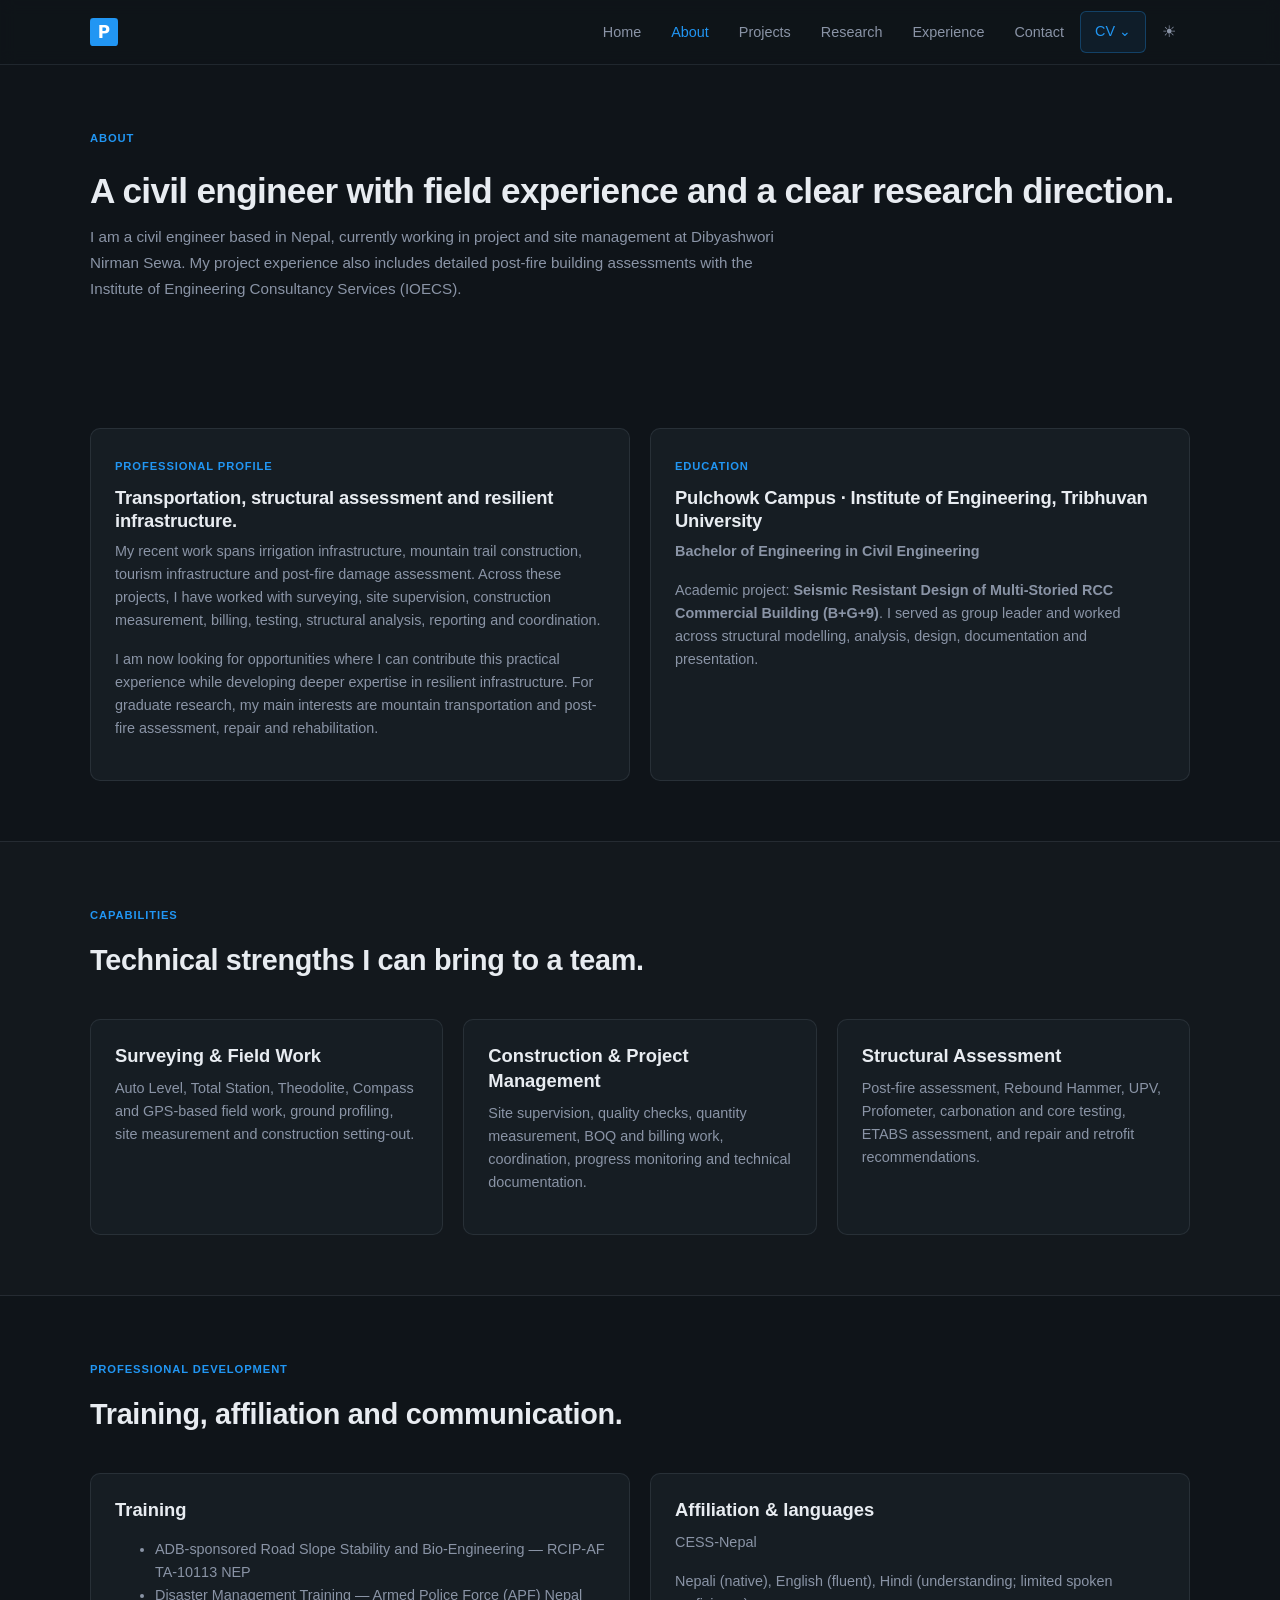
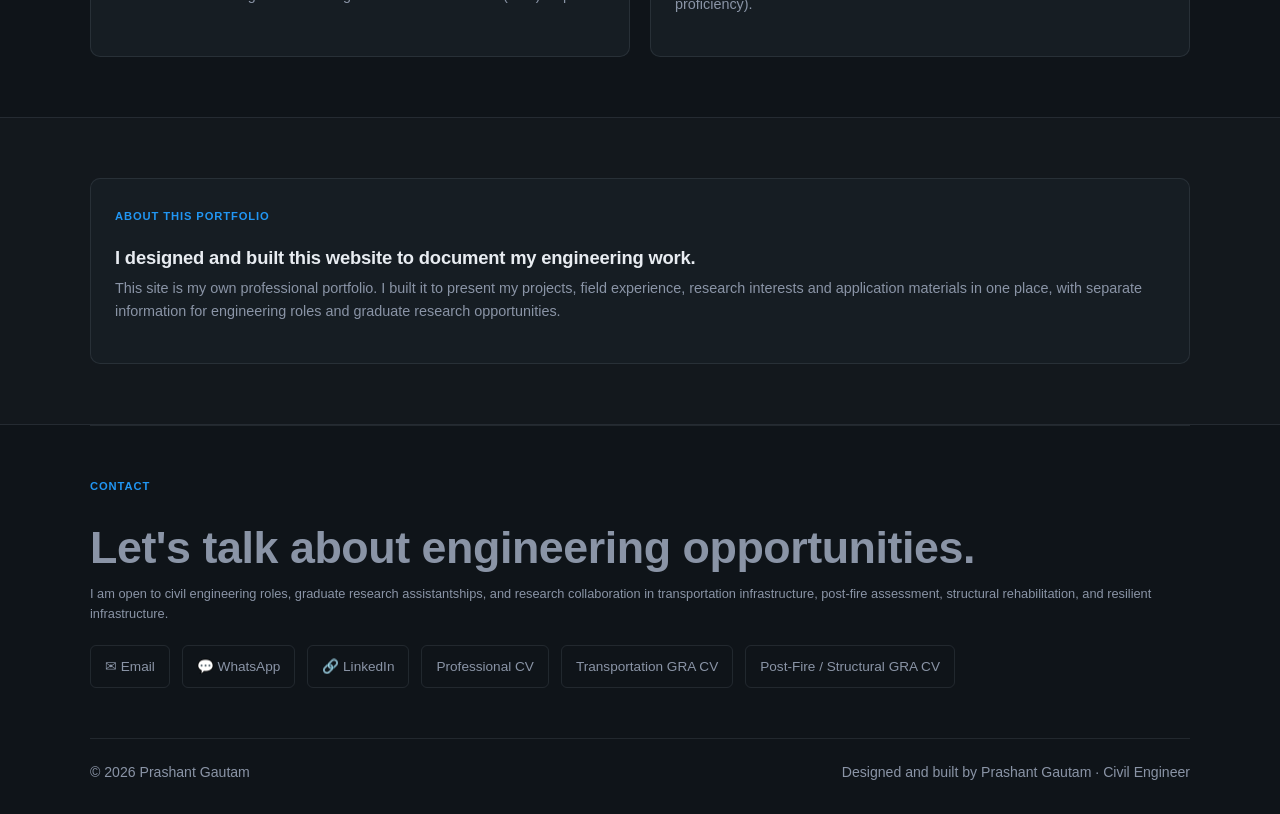
<file: about.html>
<!DOCTYPE html>
<!DOCTYPE html>

<!DOCTYPE html>

<html lang="en"><head><meta charset="utf-8"/>
<meta content="width=device-width,initial-scale=1" name="viewport"/>
<title>About | Prashant Gautam</title><meta content="About Prashant Gautam, a civil engineer based in Nepal with field and project experience in transportation, infrastructure construction and post-fire structural assessment." name="description"/>
<link href="assets/site.css" rel="stylesheet"/><link href="https://prashant-gautam.com.np/about.html" rel="canonical"/><meta content="website" property="og:type"/><meta content="About | Prashant Gautam" property="og:title"/><meta content="About Prashant Gautam, a civil engineer based in Nepal with field and project experience in transportation, infrastructure construction and post-fire structural assessment." property="og:description"/><meta content="https://prashant-gautam.com.np/about.html" property="og:url"/><meta content="https://prashant-gautam.com.np/assets/images/profile/profile.jpg" property="og:image"/><meta content="#07110f" name="theme-color"/><link href="../assets/favicon.svg" rel="icon" type="image/svg+xml"/></head><body><a class="skip-link" href="#main-content">Skip to content</a>
<nav aria-label="Primary navigation" class="nav">
<div class="container nav-inner">
<a aria-label="Prashant Gautam — Home" class="logo" href="index.html"><img src="assets/favicon.svg" alt="P" width="28" height="28"/></a>
<button aria-controls="site-navigation" aria-expanded="false" aria-label="Open navigation" class="menu" type="button">☰</button>
<ul class="nav-links" id="site-navigation">
<li><a class="" href="index.html">Home</a></li>
<li><a class="active" href="about.html">About</a></li>
<li><a class="" href="projects.html">Projects</a></li>
<li><a class="" href="research.html">Research</a></li>
<li><a class="" href="experience.html">Experience</a></li>
<li><a class="" href="index.html#contact">Contact</a></li>
<li class="cv-menu">
<button aria-expanded="false" class="nav-cta cv-trigger" type="button">CV <span aria-hidden="true">⌄</span></button>
<div class="cv-pop" role="menu">
<a href="assets/cv/professional-cv.pdf" rel="noopener" role="menuitem" target="_blank">Professional CV<small>For civil engineering roles and general applications</small></a>
<a href="assets/cv/transportation-gra-cv.pdf" rel="noopener" role="menuitem" target="_blank">Transportation GRA CV<small>For transportation and resilient infrastructure research</small></a>
<a href="assets/cv/post-fire-gra-cv.pdf" rel="noopener" role="menuitem" target="_blank">Post-Fire / Structural GRA CV<small>For post-fire, repair and structural resilience research</small></a>
</div>
</li>
<li><button aria-label="Switch to light or dark theme" class="theme-toggle" type="button">☀</button></li>
</ul>
</div>
</nav>
<main id="main-content"><section class="page-hero"><div class="container"><span class="eyebrow">About</span><h1>A civil engineer with field experience and a clear research direction.</h1><p>I am a civil engineer based in Nepal, currently working in project and site management at Dibyashwori Nirman Sewa. My project experience also includes detailed post-fire building assessments with the Institute of Engineering Consultancy Services (IOECS).</p></div></section>
<section class="section"><div class="container grid">
<div class="card"><span class="tag">Professional profile</span><h2>Transportation, structural assessment and resilient infrastructure.</h2><p>My recent work spans irrigation infrastructure, mountain trail construction, tourism infrastructure and post-fire damage assessment. Across these projects, I have worked with surveying, site supervision, construction measurement, billing, testing, structural analysis, reporting and coordination.</p><p>I am now looking for opportunities where I can contribute this practical experience while developing deeper expertise in resilient infrastructure. For graduate research, my main interests are mountain transportation and post-fire assessment, repair and rehabilitation.</p></div>
<div class="card"><span class="tag">Education</span><h2>Pulchowk Campus · Institute of Engineering, Tribhuvan University</h2><p><strong>Bachelor of Engineering in Civil Engineering</strong></p><p>Academic project: <strong>Seismic Resistant Design of Multi-Storied RCC Commercial Building (B+G+9)</strong>. I served as group leader and worked across structural modelling, analysis, design, documentation and presentation.</p></div>
</div></section>
<section class="section alt"><div class="container"><div class="section-head"><div><span class="tag">Capabilities</span><h2>Technical strengths I can bring to a team.</h2></div></div>
<div class="grid three">
<div class="card"><h3>Surveying &amp; Field Work</h3><p>Auto Level, Total Station, Theodolite, Compass and GPS-based field work, ground profiling, site measurement and construction setting-out.</p></div>
<div class="card"><h3>Construction &amp; Project Management</h3><p>Site supervision, quality checks, quantity measurement, BOQ and billing work, coordination, progress monitoring and technical documentation.</p></div>
<div class="card"><h3>Structural Assessment</h3><p>Post-fire assessment, Rebound Hammer, UPV, Profometer, carbonation and core testing, ETABS assessment, and repair and retrofit recommendations.</p></div>
</div></div></section>
<section class="section"><div class="container"><div class="section-head"><div><span class="tag">Professional development</span><h2>Training, affiliation and communication.</h2></div></div>
<div class="grid">
<div class="card"><h3>Training</h3><ul><li>ADB-sponsored Road Slope Stability and Bio-Engineering — RCIP-AF TA-10113 NEP</li><li>Disaster Management Training — Armed Police Force (APF) Nepal</li></ul></div>
<div class="card"><h3>Affiliation &amp; languages</h3><p>CESS-Nepal</p><p>Nepali (native), English (fluent), Hindi (understanding; limited spoken proficiency).</p></div>
</div></div></section>
<section class="section alt"><div class="container"><div class="card site-note"><span class="tag">About this portfolio</span><h2>I designed and built this website to document my engineering work.</h2><p>This site is my own professional portfolio. I built it to present my projects, field experience, research interests and application materials in one place, with separate information for engineering roles and graduate research opportunities.</p></div></div></section></main>
<footer class="container footer" id="contact">
<div class="contact">
<span class="tag">Contact</span>
<h2>Let's talk about engineering opportunities.</h2>
<p>I am open to civil engineering roles, graduate research assistantships, and research collaboration in transportation infrastructure, post-fire assessment, structural rehabilitation, and resilient infrastructure.</p>
<div class="contact-links">
<a href="mailto:077bce104.prashant@pcampus.edu.np">✉ Email</a>
<a href="https://wa.me/9779865442326?text=Hello%20Prashant" rel="noopener" target="_blank">💬 WhatsApp</a>
<a href="https://www.linkedin.com/in/gtm-prashant/" rel="me noopener" target="_blank">🔗 LinkedIn</a>
<a href="assets/cv/professional-cv.pdf" rel="noopener" target="_blank">Professional CV</a>
<a href="assets/cv/transportation-gra-cv.pdf" rel="noopener" target="_blank">Transportation GRA CV</a>
<a href="assets/cv/post-fire-gra-cv.pdf" rel="noopener" target="_blank">Post-Fire / Structural GRA CV</a>
</div>
</div>
<div class="footer-bottom"><span>© 2026 Prashant Gautam</span><span>Designed and built by Prashant Gautam · Civil Engineer</span></div>
</footer>
<script src="assets/site.js"></script></body></html>
</file>
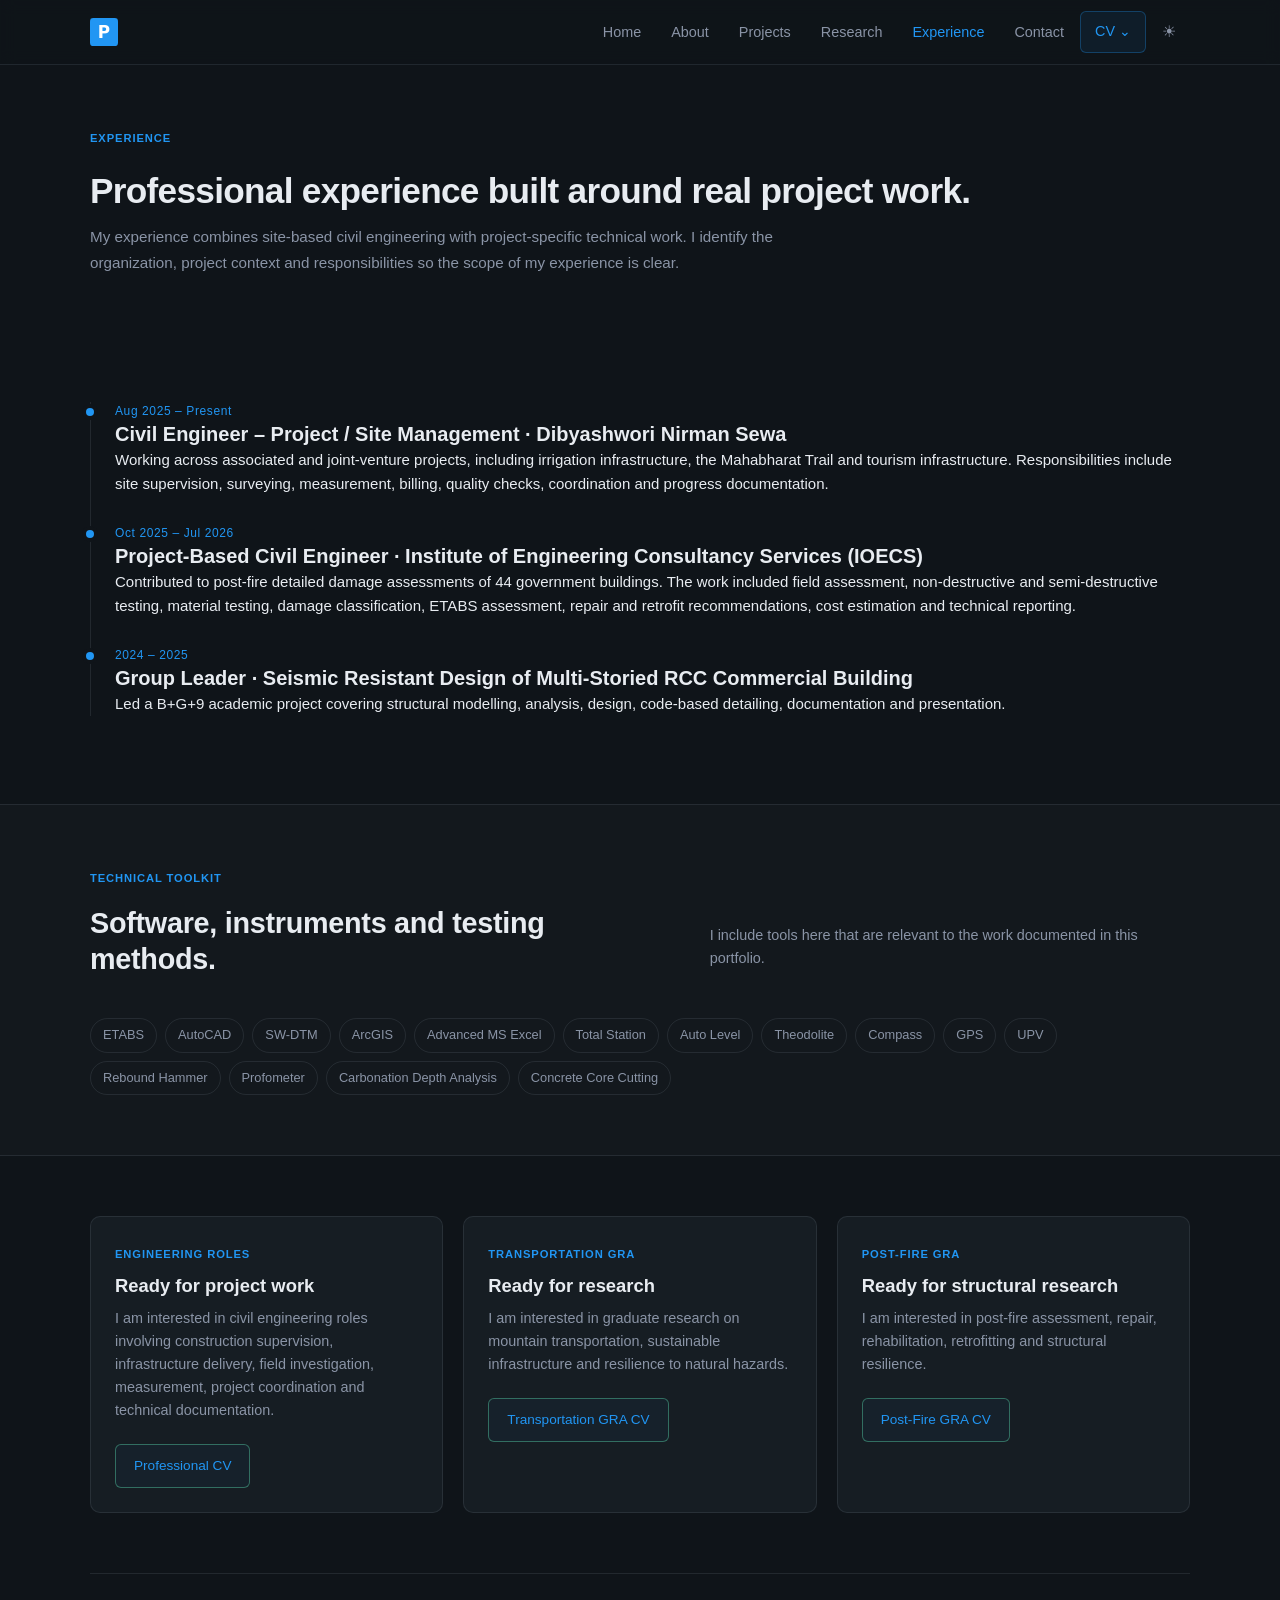
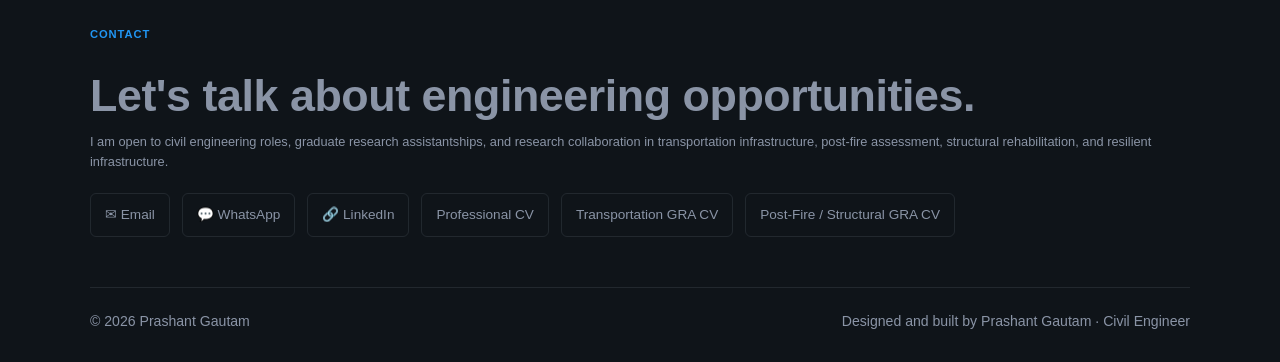
<file: experience.html>
<!DOCTYPE html>
<!DOCTYPE html>

<!DOCTYPE html>

<html lang="en"><head><meta charset="utf-8"/>
<meta content="width=device-width,initial-scale=1" name="viewport"/>
<title>Experience | Prashant Gautam</title><meta content="Professional and project-based civil engineering experience, technical responsibilities and field tools used by Prashant Gautam." name="description"/>
<link href="assets/site.css" rel="stylesheet"/><link href="https://prashant-gautam.com.np/experience.html" rel="canonical"/><meta content="website" property="og:type"/><meta content="Experience | Prashant Gautam" property="og:title"/><meta content="Professional and project-based civil engineering experience, technical responsibilities and field tools used by Prashant Gautam." property="og:description"/><meta content="https://prashant-gautam.com.np/experience.html" property="og:url"/><meta content="https://prashant-gautam.com.np/assets/images/profile/profile.jpg" property="og:image"/><meta content="#07110f" name="theme-color"/><link href="../assets/favicon.svg" rel="icon" type="image/svg+xml"/></head><body><a class="skip-link" href="#main-content">Skip to content</a>
<nav aria-label="Primary navigation" class="nav">
<div class="container nav-inner">
<a aria-label="Prashant Gautam — Home" class="logo" href="index.html"><img src="assets/favicon.svg" alt="P" width="28" height="28"/></a>
<button aria-controls="site-navigation" aria-expanded="false" aria-label="Open navigation" class="menu" type="button">☰</button>
<ul class="nav-links" id="site-navigation">
<li><a class="" href="index.html">Home</a></li>
<li><a class="" href="about.html">About</a></li>
<li><a class="" href="projects.html">Projects</a></li>
<li><a class="" href="research.html">Research</a></li>
<li><a class="active" href="experience.html">Experience</a></li>
<li><a class="" href="index.html#contact">Contact</a></li>
<li class="cv-menu">
<button aria-expanded="false" class="nav-cta cv-trigger" type="button">CV <span aria-hidden="true">⌄</span></button>
<div class="cv-pop" role="menu">
<a href="assets/cv/professional-cv.pdf" rel="noopener" role="menuitem" target="_blank">Professional CV<small>For civil engineering roles and general applications</small></a>
<a href="assets/cv/transportation-gra-cv.pdf" rel="noopener" role="menuitem" target="_blank">Transportation GRA CV<small>For transportation and resilient infrastructure research</small></a>
<a href="assets/cv/post-fire-gra-cv.pdf" rel="noopener" role="menuitem" target="_blank">Post-Fire / Structural GRA CV<small>For post-fire, repair and structural resilience research</small></a>
</div>
</li>
<li><button aria-label="Switch to light or dark theme" class="theme-toggle" type="button">☀</button></li>
</ul>
</div>
</nav>
<main id="main-content"><section class="page-hero"><div class="container"><span class="eyebrow">Experience</span><h1>Professional experience built around real project work.</h1><p>My experience combines site-based civil engineering with project-specific technical work. I identify the organization, project context and responsibilities so the scope of my experience is clear.</p></div></section>
<section class="section"><div class="container timeline">
<div class="timeline-item"><div class="meta">Aug 2025 – Present</div><h3>Civil Engineer – Project / Site Management · Dibyashwori Nirman Sewa</h3><p>Working across associated and joint-venture projects, including irrigation infrastructure, the Mahabharat Trail and tourism infrastructure. Responsibilities include site supervision, surveying, measurement, billing, quality checks, coordination and progress documentation.</p></div>
<div class="timeline-item"><div class="meta">Oct 2025 – Jul 2026</div><h3>Project-Based Civil Engineer · Institute of Engineering Consultancy Services (IOECS)</h3><p>Contributed to post-fire detailed damage assessments of 44 government buildings. The work included field assessment, non-destructive and semi-destructive testing, material testing, damage classification, ETABS assessment, repair and retrofit recommendations, cost estimation and technical reporting.</p></div>
<div class="timeline-item"><div class="meta">2024 – 2025</div><h3>Group Leader · Seismic Resistant Design of Multi-Storied RCC Commercial Building</h3><p>Led a B+G+9 academic project covering structural modelling, analysis, design, code-based detailing, documentation and presentation.</p></div>
</div></section>
<section class="section alt"><div class="container"><div class="section-head"><div><span class="tag">Technical toolkit</span><h2>Software, instruments and testing methods.</h2></div><p>I include tools here that are relevant to the work documented in this portfolio.</p></div>
<div class="skills"><span class="skill">ETABS</span><span class="skill">AutoCAD</span><span class="skill">SW-DTM</span><span class="skill">ArcGIS</span><span class="skill">Advanced MS Excel</span><span class="skill">Total Station</span><span class="skill">Auto Level</span><span class="skill">Theodolite</span><span class="skill">Compass</span><span class="skill">GPS</span><span class="skill">UPV</span><span class="skill">Rebound Hammer</span><span class="skill">Profometer</span><span class="skill">Carbonation Depth Analysis</span><span class="skill">Concrete Core Cutting</span></div></div></section>
<section class="section"><div class="container"><div class="grid three"><div class="card"><span class="tag">Engineering roles</span><h3>Ready for project work</h3><p>I am interested in civil engineering roles involving construction supervision, infrastructure delivery, field investigation, measurement, project coordination and technical documentation.</p><a class="btn btn-outline" href="assets/cv/professional-cv.pdf" rel="noopener" target="_blank">Professional CV</a></div><div class="card"><span class="tag">Transportation GRA</span><h3>Ready for research</h3><p>I am interested in graduate research on mountain transportation, sustainable infrastructure and resilience to natural hazards.</p><a class="btn btn-outline" href="assets/cv/transportation-gra-cv.pdf" rel="noopener" target="_blank">Transportation GRA CV</a></div><div class="card"><span class="tag">Post-Fire GRA</span><h3>Ready for structural research</h3><p>I am interested in post-fire assessment, repair, rehabilitation, retrofitting and structural resilience.</p><a class="btn btn-outline" href="assets/cv/post-fire-gra-cv.pdf" rel="noopener" target="_blank">Post-Fire GRA CV</a></div></div></div></section></main>
<footer class="container footer" id="contact">
<div class="contact">
<span class="tag">Contact</span>
<h2>Let's talk about engineering opportunities.</h2>
<p>I am open to civil engineering roles, graduate research assistantships, and research collaboration in transportation infrastructure, post-fire assessment, structural rehabilitation, and resilient infrastructure.</p>
<div class="contact-links">
<a href="mailto:077bce104.prashant@pcampus.edu.np">✉ Email</a>
<a href="https://wa.me/9779865442326?text=Hello%20Prashant" rel="noopener" target="_blank">💬 WhatsApp</a>
<a href="https://www.linkedin.com/in/gtm-prashant/" rel="me noopener" target="_blank">🔗 LinkedIn</a>
<a href="assets/cv/professional-cv.pdf" rel="noopener" target="_blank">Professional CV</a>
<a href="assets/cv/transportation-gra-cv.pdf" rel="noopener" target="_blank">Transportation GRA CV</a>
<a href="assets/cv/post-fire-gra-cv.pdf" rel="noopener" target="_blank">Post-Fire / Structural GRA CV</a>
</div>
</div>
<div class="footer-bottom"><span>© 2026 Prashant Gautam</span><span>Designed and built by Prashant Gautam · Civil Engineer</span></div>
</footer>
<script src="assets/site.js"></script></body></html>
</file>
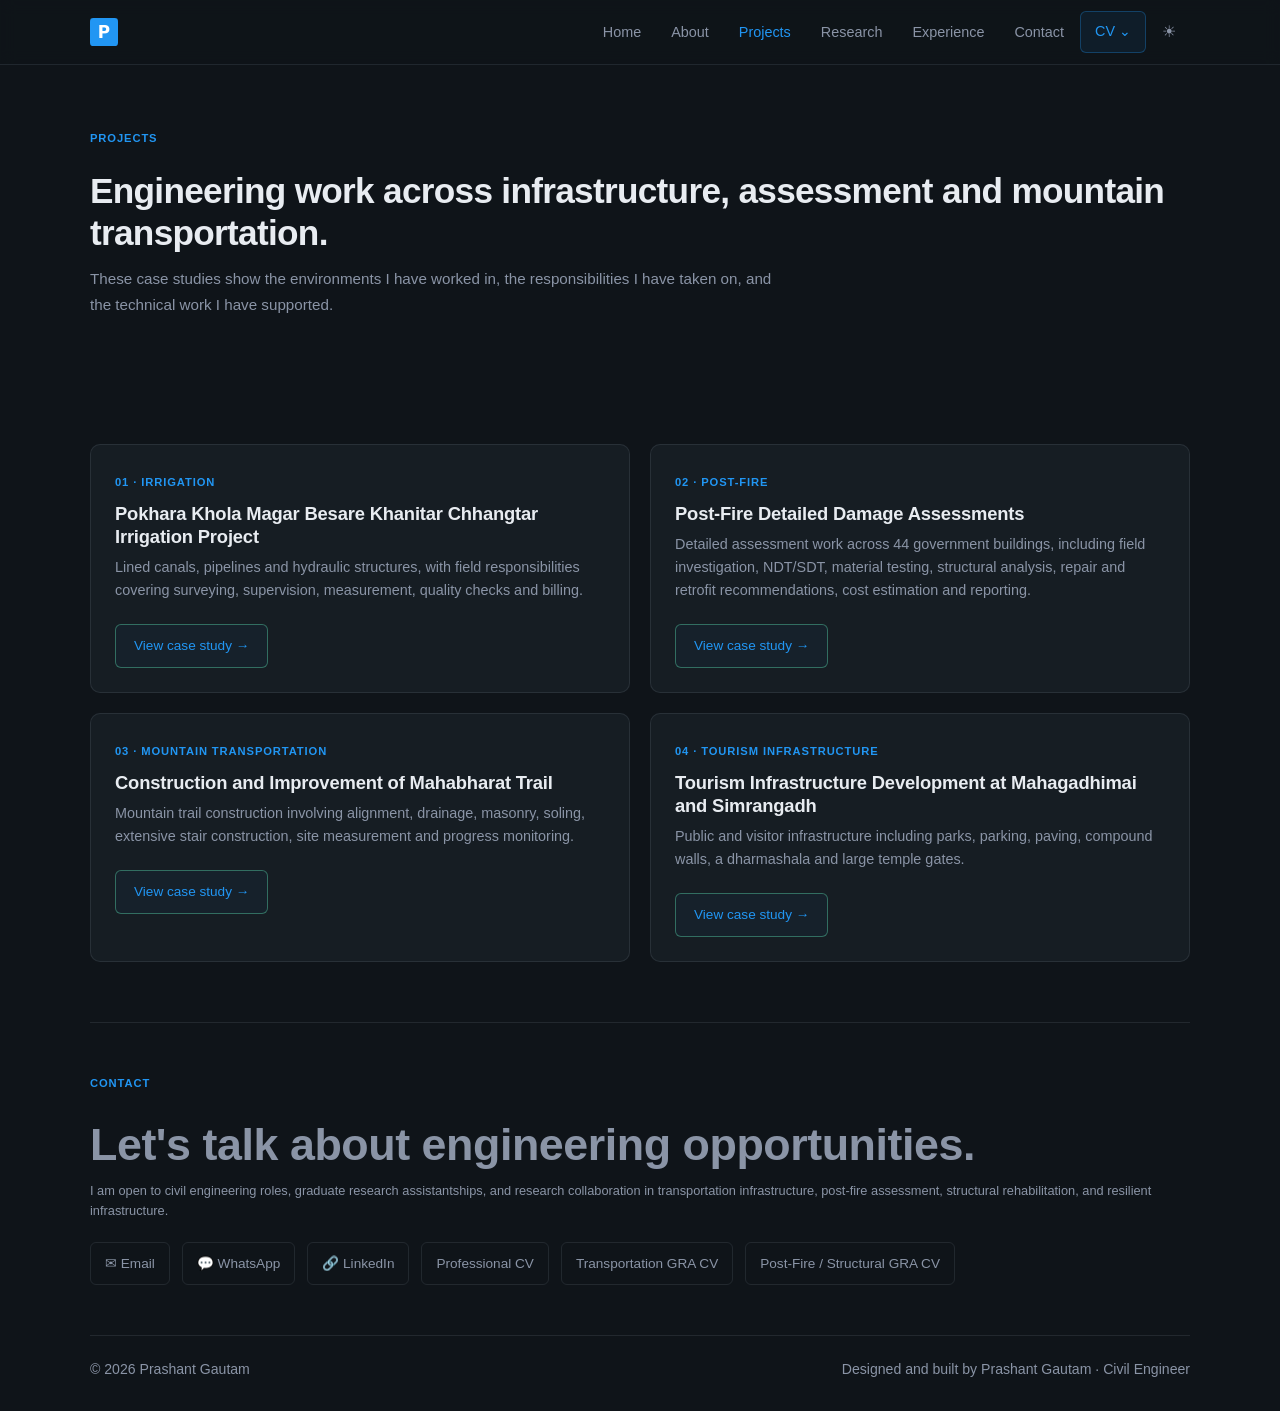
<file: projects.html>
<!DOCTYPE html>
<!DOCTYPE html>

<!DOCTYPE html>

<html lang="en"><head><meta charset="utf-8"/>
<meta content="width=device-width,initial-scale=1" name="viewport"/>
<title>Projects | Prashant Gautam</title><meta content="Selected civil engineering projects by Prashant Gautam across irrigation, post-fire assessment, mountain transportation and tourism infrastructure." name="description"/>
<link href="assets/site.css" rel="stylesheet"/><link href="https://prashant-gautam.com.np/projects.html" rel="canonical"/><meta content="website" property="og:type"/><meta content="Projects | Prashant Gautam" property="og:title"/><meta content="Selected civil engineering projects by Prashant Gautam across irrigation, post-fire assessment, mountain transportation and tourism infrastructure." property="og:description"/><meta content="https://prashant-gautam.com.np/projects.html" property="og:url"/><meta content="https://prashant-gautam.com.np/assets/images/profile/profile.jpg" property="og:image"/><meta content="#07110f" name="theme-color"/><link href="../assets/favicon.svg" rel="icon" type="image/svg+xml"/></head><body><a class="skip-link" href="#main-content">Skip to content</a>
<nav aria-label="Primary navigation" class="nav">
<div class="container nav-inner">
<a aria-label="Prashant Gautam — Home" class="logo" href="index.html"><img src="assets/favicon.svg" alt="P" width="28" height="28"/></a>
<button aria-controls="site-navigation" aria-expanded="false" aria-label="Open navigation" class="menu" type="button">☰</button>
<ul class="nav-links" id="site-navigation">
<li><a class="" href="index.html">Home</a></li>
<li><a class="" href="about.html">About</a></li>
<li><a class="active" href="projects.html">Projects</a></li>
<li><a class="" href="research.html">Research</a></li>
<li><a class="" href="experience.html">Experience</a></li>
<li><a class="" href="index.html#contact">Contact</a></li>
<li class="cv-menu">
<button aria-expanded="false" class="nav-cta cv-trigger" type="button">CV <span aria-hidden="true">⌄</span></button>
<div class="cv-pop" role="menu">
<a href="assets/cv/professional-cv.pdf" rel="noopener" role="menuitem" target="_blank">Professional CV<small>For civil engineering roles and general applications</small></a>
<a href="assets/cv/transportation-gra-cv.pdf" rel="noopener" role="menuitem" target="_blank">Transportation GRA CV<small>For transportation and resilient infrastructure research</small></a>
<a href="assets/cv/post-fire-gra-cv.pdf" rel="noopener" role="menuitem" target="_blank">Post-Fire / Structural GRA CV<small>For post-fire, repair and structural resilience research</small></a>
</div>
</li>
<li><button aria-label="Switch to light or dark theme" class="theme-toggle" type="button">☀</button></li>
</ul>
</div>
</nav>
<main id="main-content"><section class="page-hero"><div class="container"><span class="eyebrow">Projects</span><h1>Engineering work across infrastructure, assessment and mountain transportation.</h1><p>These case studies show the environments I have worked in, the responsibilities I have taken on, and the technical work I have supported.</p></div></section>
<section class="section"><div class="container grid">
<article class="card"><span class="tag">01 · Irrigation</span><h2>Pokhara Khola Magar Besare Khanitar Chhangtar Irrigation Project</h2><p>Lined canals, pipelines and hydraulic structures, with field responsibilities covering surveying, supervision, measurement, quality checks and billing.</p><a class="btn btn-outline" href="projects/irrigation.html">View case study →</a></article>
<article class="card"><span class="tag">02 · Post-Fire</span><h2>Post-Fire Detailed Damage Assessments</h2><p>Detailed assessment work across 44 government buildings, including field investigation, NDT/SDT, material testing, structural analysis, repair and retrofit recommendations, cost estimation and reporting.</p><a class="btn btn-outline" href="projects/post-fire.html">View case study →</a></article>
<article class="card"><span class="tag">03 · Mountain Transportation</span><h2>Construction and Improvement of Mahabharat Trail</h2><p>Mountain trail construction involving alignment, drainage, masonry, soling, extensive stair construction, site measurement and progress monitoring.</p><a class="btn btn-outline" href="projects/mahabharat-trail.html">View case study →</a></article>
<article class="card"><span class="tag">04 · Tourism Infrastructure</span><h2>Tourism Infrastructure Development at Mahagadhimai and Simrangadh</h2><p>Public and visitor infrastructure including parks, parking, paving, compound walls, a dharmashala and large temple gates.</p><a class="btn btn-outline" href="projects/tourism.html">View case study →</a></article>
</div></section></main>
<footer class="container footer" id="contact">
<div class="contact">
<span class="tag">Contact</span>
<h2>Let's talk about engineering opportunities.</h2>
<p>I am open to civil engineering roles, graduate research assistantships, and research collaboration in transportation infrastructure, post-fire assessment, structural rehabilitation, and resilient infrastructure.</p>
<div class="contact-links">
<a href="mailto:077bce104.prashant@pcampus.edu.np">✉ Email</a>
<a href="https://wa.me/9779865442326?text=Hello%20Prashant" rel="noopener" target="_blank">💬 WhatsApp</a>
<a href="https://www.linkedin.com/in/gtm-prashant/" rel="me noopener" target="_blank">🔗 LinkedIn</a>
<a href="assets/cv/professional-cv.pdf" rel="noopener" target="_blank">Professional CV</a>
<a href="assets/cv/transportation-gra-cv.pdf" rel="noopener" target="_blank">Transportation GRA CV</a>
<a href="assets/cv/post-fire-gra-cv.pdf" rel="noopener" target="_blank">Post-Fire / Structural GRA CV</a>
</div>
</div>
<div class="footer-bottom"><span>© 2026 Prashant Gautam</span><span>Designed and built by Prashant Gautam · Civil Engineer</span></div>
</footer>
<script src="assets/site.js"></script></body></html>
</file>
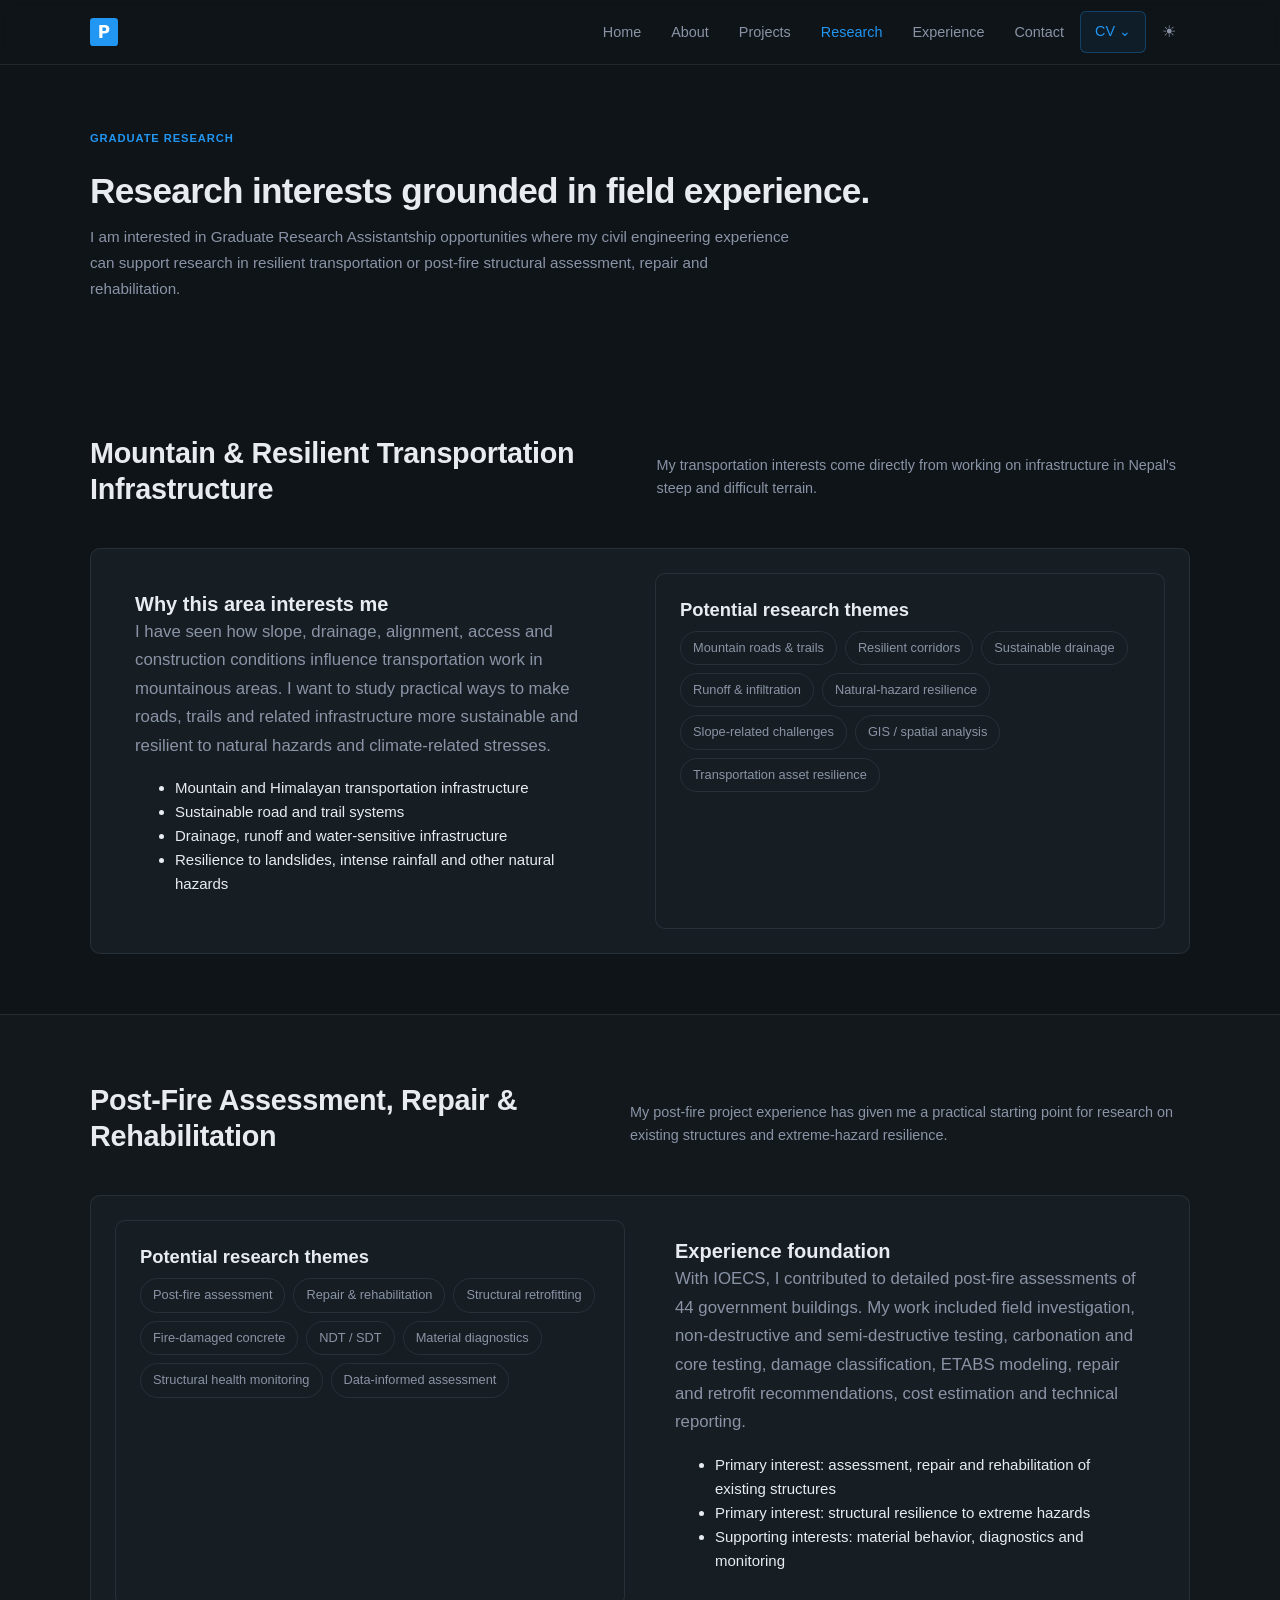
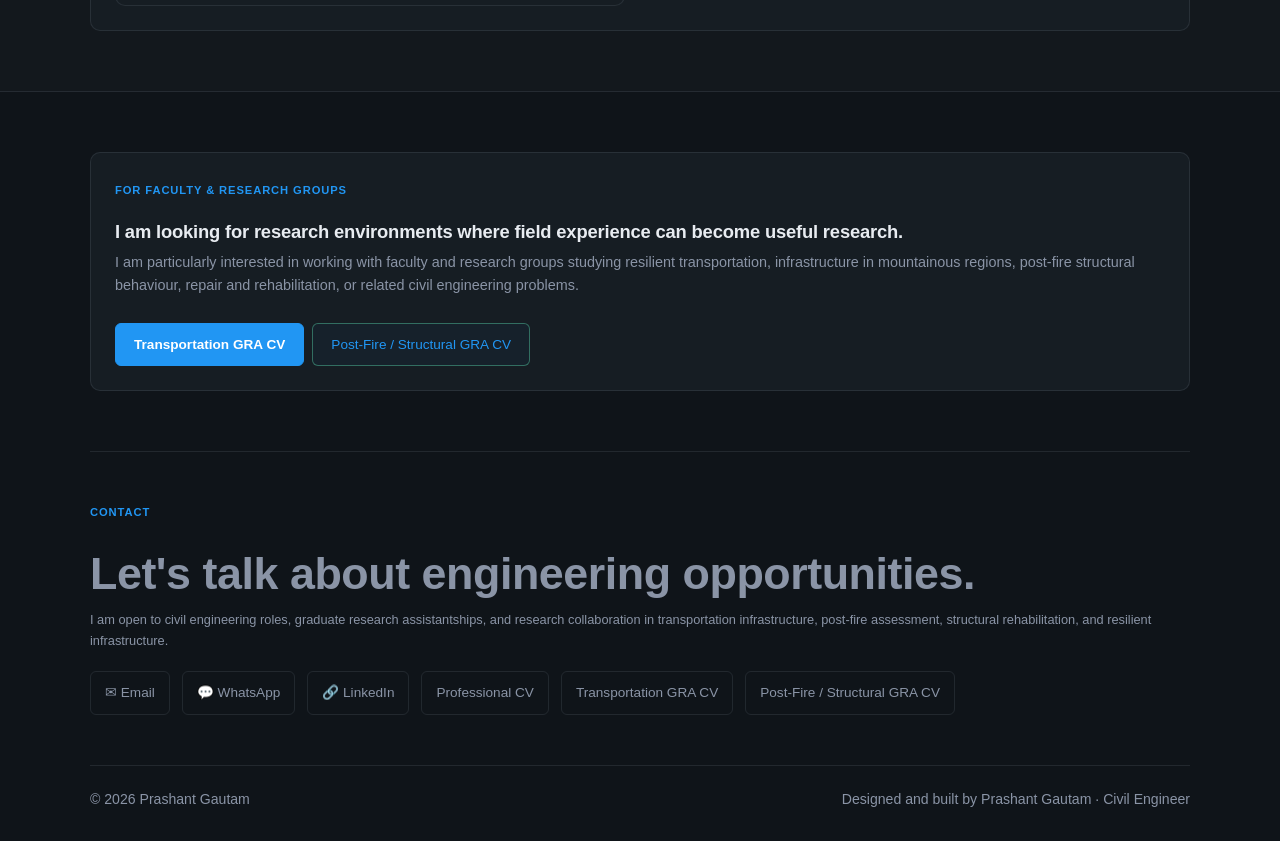
<file: research.html>
<!DOCTYPE html>
<!DOCTYPE html>

<!DOCTYPE html>

<html lang="en"><head><meta charset="utf-8"/>
<meta content="width=device-width,initial-scale=1" name="viewport"/>
<title>Research Interests | Prashant Gautam</title><meta content="Graduate research interests in resilient mountain transportation and post-fire structural assessment, repair and rehabilitation." name="description"/>
<link href="assets/site.css" rel="stylesheet"/><link href="https://prashant-gautam.com.np/research.html" rel="canonical"/><meta content="website" property="og:type"/><meta content="Research Interests | Prashant Gautam" property="og:title"/><meta content="Graduate research interests in resilient mountain transportation and post-fire structural assessment, repair and rehabilitation." property="og:description"/><meta content="https://prashant-gautam.com.np/research.html" property="og:url"/><meta content="https://prashant-gautam.com.np/assets/images/profile/profile.jpg" property="og:image"/><meta content="#07110f" name="theme-color"/><link href="../assets/favicon.svg" rel="icon" type="image/svg+xml"/></head><body><a class="skip-link" href="#main-content">Skip to content</a>
<nav aria-label="Primary navigation" class="nav">
<div class="container nav-inner">
<a aria-label="Prashant Gautam — Home" class="logo" href="index.html"><img src="assets/favicon.svg" alt="P" width="28" height="28"/></a>
<button aria-controls="site-navigation" aria-expanded="false" aria-label="Open navigation" class="menu" type="button">☰</button>
<ul class="nav-links" id="site-navigation">
<li><a class="" href="index.html">Home</a></li>
<li><a class="" href="about.html">About</a></li>
<li><a class="" href="projects.html">Projects</a></li>
<li><a class="active" href="research.html">Research</a></li>
<li><a class="" href="experience.html">Experience</a></li>
<li><a class="" href="index.html#contact">Contact</a></li>
<li class="cv-menu">
<button aria-expanded="false" class="nav-cta cv-trigger" type="button">CV <span aria-hidden="true">⌄</span></button>
<div class="cv-pop" role="menu">
<a href="assets/cv/professional-cv.pdf" rel="noopener" role="menuitem" target="_blank">Professional CV<small>For civil engineering roles and general applications</small></a>
<a href="assets/cv/transportation-gra-cv.pdf" rel="noopener" role="menuitem" target="_blank">Transportation GRA CV<small>For transportation and resilient infrastructure research</small></a>
<a href="assets/cv/post-fire-gra-cv.pdf" rel="noopener" role="menuitem" target="_blank">Post-Fire / Structural GRA CV<small>For post-fire, repair and structural resilience research</small></a>
</div>
</li>
<li><button aria-label="Switch to light or dark theme" class="theme-toggle" type="button">☀</button></li>
</ul>
</div>
</nav>
<main id="main-content"><section class="page-hero"><div class="container"><span class="eyebrow">Graduate Research</span><h1>Research interests grounded in field experience.</h1><p>I am interested in Graduate Research Assistantship opportunities where my civil engineering experience can support research in resilient transportation or post-fire structural assessment, repair and rehabilitation.</p></div></section>
<section class="section" id="transportation"><div class="container"><div class="section-head"><div><h2>Mountain &amp; Resilient Transportation Infrastructure</h2></div><p>My transportation interests come directly from working on infrastructure in Nepal's steep and difficult terrain.</p></div>
<div class="feature"><div class="feature-copy"><h3>Why this area interests me</h3><p>I have seen how slope, drainage, alignment, access and construction conditions influence transportation work in mountainous areas. I want to study practical ways to make roads, trails and related infrastructure more sustainable and resilient to natural hazards and climate-related stresses.</p><ul><li>Mountain and Himalayan transportation infrastructure</li><li>Sustainable road and trail systems</li><li>Drainage, runoff and water-sensitive infrastructure</li><li>Resilience to landslides, intense rainfall and other natural hazards</li></ul></div><div class="card"><h3>Potential research themes</h3><div class="skills"><span class="skill">Mountain roads &amp; trails</span><span class="skill">Resilient corridors</span><span class="skill">Sustainable drainage</span><span class="skill">Runoff &amp; infiltration</span><span class="skill">Natural-hazard resilience</span><span class="skill">Slope-related challenges</span><span class="skill">GIS / spatial analysis</span><span class="skill">Transportation asset resilience</span></div></div></div></div></section>
<section class="section alt" id="postfire"><div class="container"><div class="section-head"><div><h2>Post-Fire Assessment, Repair &amp; Rehabilitation</h2></div><p>My post-fire project experience has given me a practical starting point for research on existing structures and extreme-hazard resilience.</p></div>
<div class="feature"><div class="card"><h3>Potential research themes</h3><div class="skills"><span class="skill">Post-fire assessment</span><span class="skill">Repair &amp; rehabilitation</span><span class="skill">Structural retrofitting</span><span class="skill">Fire-damaged concrete</span><span class="skill">NDT / SDT</span><span class="skill">Material diagnostics</span><span class="skill">Structural health monitoring</span><span class="skill">Data-informed assessment</span></div></div><div class="feature-copy"><h3>Experience foundation</h3><p>With IOECS, I contributed to detailed post-fire assessments of 44 government buildings. My work included field investigation, non-destructive and semi-destructive testing, carbonation and core testing, damage classification, ETABS modeling, repair and retrofit recommendations, cost estimation and technical reporting.</p><ul><li>Primary interest: assessment, repair and rehabilitation of existing structures</li><li>Primary interest: structural resilience to extreme hazards</li><li>Supporting interests: material behavior, diagnostics and monitoring</li></ul></div></div></div></section>
<section class="section"><div class="container"><div class="card site-note"><span class="tag">For faculty &amp; research groups</span><h2>I am looking for research environments where field experience can become useful research.</h2><p>I am particularly interested in working with faculty and research groups studying resilient transportation, infrastructure in mountainous regions, post-fire structural behaviour, repair and rehabilitation, or related civil engineering problems.</p><div class="actions"><a class="btn btn-primary" href="assets/cv/transportation-gra-cv.pdf" rel="noopener" target="_blank">Transportation GRA CV</a><a class="btn btn-outline" href="assets/cv/post-fire-gra-cv.pdf" rel="noopener" target="_blank">Post-Fire / Structural GRA CV</a></div></div></div></section></main>
<footer class="container footer" id="contact">
<div class="contact">
<span class="tag">Contact</span>
<h2>Let's talk about engineering opportunities.</h2>
<p>I am open to civil engineering roles, graduate research assistantships, and research collaboration in transportation infrastructure, post-fire assessment, structural rehabilitation, and resilient infrastructure.</p>
<div class="contact-links">
<a href="mailto:077bce104.prashant@pcampus.edu.np">✉ Email</a>
<a href="https://wa.me/9779865442326?text=Hello%20Prashant" rel="noopener" target="_blank">💬 WhatsApp</a>
<a href="https://www.linkedin.com/in/gtm-prashant/" rel="me noopener" target="_blank">🔗 LinkedIn</a>
<a href="assets/cv/professional-cv.pdf" rel="noopener" target="_blank">Professional CV</a>
<a href="assets/cv/transportation-gra-cv.pdf" rel="noopener" target="_blank">Transportation GRA CV</a>
<a href="assets/cv/post-fire-gra-cv.pdf" rel="noopener" target="_blank">Post-Fire / Structural GRA CV</a>
</div>
</div>
<div class="footer-bottom"><span>© 2026 Prashant Gautam</span><span>Designed and built by Prashant Gautam · Civil Engineer</span></div>
</footer>
<script src="assets/site.js"></script></body></html>
</file>
<file: assets/site.css>
/* ===== TYPOGRAPHY SYSTEM - CONSISTENT, NATURAL HIERARCHY ===== */
:root {
  --bg: #0f1419;
  --panel: #161d23;
  --panel2: #1a2430;
  --text: #e8ecf1;
  --muted: #8a94a6;
  --line: rgba(139, 152, 170, 0.15);
  --accent: #2196f3;
  --accent-light: #64b5f6;
  --shadow: 0 4px 6px rgba(0, 0, 0, 0.1), 0 10px 20px rgba(0, 0, 0, 0.15);
}

* { box-sizing: border-box; }
html { scroll-behavior: smooth; }
body {
  margin: 0;
  background: var(--bg);
  color: var(--text);
  font: 15px/1.6 -apple-system, BlinkMacSystemFont, 'Segoe UI', Roboto, 'Helvetica Neue', Arial, sans-serif;
}
a { color: inherit; text-decoration: none; }
.container { width: min(1100px, calc(100% - 48px)); margin: auto; }

/* Navigation */
.nav {
  position: sticky;
  top: 0;
  z-index: 50;
  background: rgba(15, 20, 25, 0.85);
  backdrop-filter: blur(8px);
  border-bottom: 1px solid var(--line);
}
.nav-inner {
  min-height: 64px;
  display: flex;
  align-items: center;
  justify-content: space-between;
}
.logo {
  font-weight: 600;
  font-size: 1rem;
  display: flex;
  align-items: center;
  gap: 8px;
  color: var(--text);
}
.logo img {
  width: 28px;
  height: 28px;
}
.nav-links {
  display: flex;
  align-items: center;
  gap: 2px;
  list-style: none;
  margin: 0;
  padding: 0;
}
.nav-links > li > a, .nav-cta, .theme-toggle {
  padding: 8px 14px;
  border-radius: 6px;
  color: var(--muted);
  font: inherit;
  font-size: 0.9rem;
  transition: color 0.2s, background 0.2s;
}
.nav-links > li > a:hover, .nav-cta:hover, .theme-toggle:hover {
  color: var(--text);
  background: rgba(139, 152, 170, 0.08);
}
.nav-links > li > a.active { color: var(--accent); }
.nav-cta {
  border: 1px solid rgba(33, 150, 243, 0.3);
  background: rgba(33, 150, 243, 0.08);
  color: var(--accent);
  cursor: pointer;
  font-weight: 500;
}
.theme-toggle {
  border: 0;
  background: transparent;
  cursor: pointer;
  font-size: 1rem;
}
.menu { display: none; border: 0; background: none; color: var(--text); font-size: 1.3rem; }

.cv-menu { position: relative; }
.cv-pop {
  position: absolute;
  right: 0;
  top: calc(100% + 8px);
  width: 280px;
  padding: 8px;
  border: 1px solid var(--line);
  border-radius: 8px;
  background: var(--panel);
  box-shadow: var(--shadow);
  opacity: 0;
  visibility: hidden;
  transform: translateY(-4px);
  transition: 0.18s ease;
}
.cv-menu.open .cv-pop {
  opacity: 1;
  visibility: visible;
  transform: none;
}
.cv-pop a {
  display: block;
  padding: 10px 12px;
  border-radius: 6px;
  transition: background 0.2s;
  font-size: 0.85rem;
}
.cv-pop a:hover { background: rgba(33, 150, 243, 0.08); color: var(--accent); }
.cv-pop small {
  display: block;
  color: var(--muted);
  font-size: 0.7rem;
  line-height: 1.4;
  margin-top: 4px;
}

/* CONSISTENT TYPOGRAPHY - NO WILD JUMPS */
h1, h2, h3, h4, h5, h6 { margin: 0; font-weight: 700; }
h1 { font-size: 2.2rem; line-height: 1.2; letter-spacing: -0.02em; }
h2 { font-size: 1.8rem; line-height: 1.25; letter-spacing: -0.01em; }
h3 { font-size: 1.25rem; line-height: 1.35; }
h4 { font-size: 1.05rem; }
h5 { font-size: 0.95rem; }

p { margin: 0 0 1rem 0; }

/* Eyebrow/Tag - Subtle, consistent */
.eyebrow, .tag {
  font-size: 0.7rem;
  text-transform: uppercase;
  letter-spacing: 0.08em;
  color: var(--accent);
  font-weight: 600;
  display: inline-block;
  margin-bottom: 10px;
}

.meta { color: var(--accent); font-size: 0.75rem; letter-spacing: 0.05em; }

/* Hero Section */
.hero, .page-hero { padding: 60px 0 50px; }
.hero {
  display: grid;
  grid-template-columns: 1.2fr 0.8fr;
  gap: 50px;
  align-items: center;
}
.hero h1 {
  font-size: 2.4rem;
  line-height: 1.2;
  letter-spacing: -0.02em;
  margin: 8px 0 16px;
  font-weight: 700;
}
.hero h1 span { color: var(--accent); }
.hero h2 {
  font-size: 1.05rem;
  color: var(--muted);
  font-weight: 400;
  margin: 12px 0 18px;
  line-height: 1.6;
}
.lead {
  font-size: 0.95rem;
  color: var(--muted);
  max-width: 680px;
  line-height: 1.7;
}
.hero-photo {
  min-height: 380px;
  border: 1px solid var(--line);
  border-radius: 12px;
  background: var(--panel);
  box-shadow: var(--shadow);
}

/* Page Hero */
.page-hero h1 {
  font-size: 2.2rem;
  line-height: 1.2;
  letter-spacing: -0.02em;
  margin: 12px 0;
}
.page-hero p {
  max-width: 700px;
  color: var(--muted);
  font-size: 0.95rem;
  line-height: 1.7;
}

/* Sections */
.section { padding: 60px 0; }
.section.alt {
  background: rgba(139, 152, 170, 0.03);
  border-top: 1px solid var(--line);
  border-bottom: 1px solid var(--line);
}
.section-head {
  display: flex;
  justify-content: space-between;
  gap: 40px;
  align-items: flex-end;
  margin-bottom: 32px;
}
.section-head h2 {
  margin: 8px 0;
  font-size: 1.8rem;
  letter-spacing: -0.01em;
  font-weight: 700;
}
.section-head > p {
  max-width: 560px;
  color: var(--muted);
  font-size: 0.9rem;
  line-height: 1.6;
}

/* Grid & Cards */
.grid { display: grid; grid-template-columns: repeat(2, minmax(0, 1fr)); gap: 20px; }
.grid.three { grid-template-columns: repeat(3, minmax(0, 1fr)); }
.card, .pillar, .feature {
  border: 1px solid var(--line);
  background: var(--panel);
  border-radius: 10px;
  padding: 24px;
  position: relative;
  transition: border-color 0.2s, box-shadow 0.2s, background 0.2s;
}
.card:hover, .pillar:hover, .feature:hover, .project-card:hover {
  border-color: rgba(33, 150, 243, 0.3);
  box-shadow: 0 8px 16px rgba(33, 150, 243, 0.1);
  background: rgba(33, 150, 243, 0.02);
}
.card h2, .card h3 { margin: 0 0 8px 0; font-size: 1.15rem; }
.card h4 { margin: 8px 0; font-size: 1rem; }
.card p, .card li { color: var(--muted); font-size: 0.9rem; line-height: 1.6; }

/* Projects */
.project-cover, .case-cover {
  min-height: 200px;
  border-radius: 8px;
  padding: 20px;
  display: flex;
  align-items: flex-end;
  background: var(--panel2);
  border: 1px solid var(--line);
  margin-bottom: 16px;
}
.project-cover.trail { background-image: linear-gradient(180deg, rgba(15, 20, 25, 0.3), rgba(15, 20, 25, 0.7)), url("images/mahabharat/14.jpg"); background-size: cover; background-position: center; }
.project-cover.trail h3 { color: #fff; }
.project-body { padding: 0; }
.project-card ul { color: var(--muted); padding-left: 20px; font-size: 0.9rem; }

/* Buttons */
.btn {
  display: inline-block;
  padding: 10px 18px;
  border-radius: 6px;
  border: 1px solid rgba(33, 150, 243, 0.2);
  color: var(--text);
  background: rgba(33, 150, 243, 0.04);
  margin: 6px 8px 0 0;
  font-size: 0.85rem;
  transition: all 0.2s;
  cursor: pointer;
}
.btn:hover {
  border-color: var(--accent);
  color: var(--accent-light);
  background: rgba(33, 150, 243, 0.08);
}
.btn-primary {
  background: var(--accent);
  color: #fff;
  border-color: var(--accent);
  font-weight: 600;
}
.btn-primary:hover {
  background: var(--accent-light);
  border-color: var(--accent-light);
  color: #fff;
}
.btn-outline:hover { border-color: var(--accent); color: var(--accent); }
.actions { margin-top: 20px; }

/* Other Elements */
.pillars { display: grid; grid-template-columns: repeat(3, 1fr); gap: 20px; }
.skills { display: flex; flex-wrap: wrap; gap: 8px; }
.skill {
  border: 1px solid var(--line);
  border-radius: 20px;
  padding: 6px 12px;
  color: var(--muted);
  font-size: 0.8rem;
  transition: all 0.2s;
}
.skill:hover { border-color: var(--accent); color: var(--accent); }
.timeline { border-left: 1px solid var(--line); padding-left: 24px; }
.timeline-item { position: relative; margin-bottom: 28px; }
.timeline-item:before {
  content: "";
  position: absolute;
  left: -29px;
  top: 6px;
  width: 8px;
  height: 8px;
  border-radius: 50%;
  background: var(--accent);
  box-shadow: 0 0 0 4px var(--bg);
}
.feature { display: grid; grid-template-columns: 1fr 1fr; gap: 30px; }
.note { margin-top: 16px; padding: 12px 14px; border-left: 3px solid var(--accent); background: rgba(33, 150, 243, 0.05); color: var(--muted); font-size: 0.85rem; }

/* Contact */
.contact { padding: 50px 0; border-top: 1px solid var(--line); }
.contact h2 { margin-bottom: 8px; }
.contact-links {
  display: flex;
  flex-wrap: wrap;
  gap: 12px;
  margin-top: 20px;
}
.contact-links a {
  border: 1px solid var(--line);
  padding: 10px 14px;
  border-radius: 6px;
  color: var(--muted);
  font-size: 0.85rem;
  transition: all 0.2s;
}
.contact-links a:hover {
  border-color: var(--accent);
  color: var(--accent);
  background: rgba(33, 150, 243, 0.06);
}
.footer { padding-bottom: 30px; color: var(--muted); font-size: 0.8rem; }

/* Gallery */
.gallery { display: grid; grid-template-columns: repeat(3, 1fr); gap: 12px; }
.photo-slot { min-height: 140px; border: 1px dashed var(--line); border-radius: 8px; display: grid; place-items: center; text-align: center; color: var(--muted); padding: 15px; font-size: 0.8rem; }

/* Light Mode */
body.light {
  --bg: #fafbfc;
  --panel: #ffffff;
  --panel2: #f5f8fa;
  --text: #1a202c;
  --muted: #718096;
  --line: rgba(0, 0, 0, 0.08);
  --accent: #1e88e5;
  --accent-light: #42a5f5;
}
body.light .nav { background: rgba(250, 251, 252, 0.92); }
body.light .cv-pop { background: #fff; }

/* Responsive */
@media (max-width: 900px) {
  .menu { display: block; }
  .nav-links {
    display: none;
    position: absolute;
    top: 64px;
    left: 0;
    right: 0;
    padding: 12px 20px 16px;
    background: var(--panel);
    border-bottom: 1px solid var(--line);
    flex-direction: column;
    align-items: stretch;
  }
  .nav.open .nav-links { display: flex; }
  .nav-links > li > a, .nav-cta, .theme-toggle { display: block; width: 100%; text-align: left; }
  .cv-pop { position: static; width: auto; margin-top: 8px; display: none; }
  .cv-menu.open .cv-pop { display: block; }
  .hero, .feature, .grid, .grid.three, .pillars, .section-head { grid-template-columns: 1fr; }
  .hero-photo { min-height: 300px; }
  .project-cover, .case-cover { min-height: 180px; }
  .hero, .page-hero { padding-top: 45px; }
  h1 { font-size: 1.8rem; }
  h2 { font-size: 1.4rem; }
}
@media (max-width: 640px) {
  .container { width: min(100% - 32px, 1100px); }
  .hero h1 { font-size: 1.6rem; }
  .gallery { grid-template-columns: 1fr 1fr; }
}
.btn-primary:hover,.btn-primary:focus-visible{
  background:var(--hover);
  color:#082019;
  border-color:var(--hover);
}
.btn-outline{border-color:rgba(89,216,173,.42);color:var(--accent)}
.btn-outline:hover,.btn-outline:focus-visible{color:#082019;border-color:var(--hover)}

/* Skills use the same contained hover treatment, with no tooltip/popup text. */
.skill{border-color:var(--line);transition:transform .16s ease,box-shadow .16s ease,border-color .16s ease,background .16s ease,color .16s ease}
.skill:hover,.skill:focus-visible{transform:translateY(-3px);border-color:var(--accent);background:rgba(89,216,173,.09);box-shadow:0 8px 20px rgba(0,0,0,.20);color:var(--accent)}

.contact-links a{transition:transform .16s ease,background .16s ease,border-color .16s ease,color .16s ease}
.contact-links a:hover{background:rgba(89,216,173,.07);border-color:var(--accent);color:var(--accent);transform:translateY(-2px)}
.note{border-left-color:var(--accent);background:rgba(89,216,173,.05)}
.timeline-item:before{background:var(--accent)}

/* Card and label interactions stay contained within the layout. */
[data-tip]::after{display:none!important}

body.light{
  --bg:#f3f8f6;--panel:#fff;--panel2:#edf5f1;--text:#13241e;--muted:#5c7168;--line:rgba(15,55,42,.14);--accent:#159b72;--accent2:#087d5a;--accent-deep:#0b7957;--hover:#aaf0d5;
  background:var(--bg)
}
body.light .nav{background:rgba(243,248,246,.92)}
body.light .cv-pop{background:#fff}

/* Stronger visual separation for the irrigation featured photo in light mode. */
body.light .project-cover.irr,
body.light .case-cover.irr{
  background-image:
    linear-gradient(180deg,rgba(3,10,15,.02) 12%,rgba(3,10,15,.90) 100%),
    url("images/irrigation/04.jpg");
  border-color:rgba(15,55,42,.22);
  box-shadow:0 14px 32px rgba(15,55,42,.16);
  filter:contrast(1.08) saturate(1.06);
}

@media(max-width:850px){
  .nav-links>li>a.active::before{left:10px;right:auto;width:44px}
}

/* Irrigation project photography */
.project-cover.irr,
.case-cover.irr{
  position:relative;
  overflow:hidden;
  background-image:
    linear-gradient(180deg,rgba(3,10,15,.06) 25%,rgba(3,10,15,.82) 100%),
    url("images/irrigation/04.jpg");
  background-size:cover;
  background-position:center;
}
.irrigation-gallery{grid-template-columns:repeat(3,1fr)}
.gallery-item{
  margin:0;
  overflow:hidden;
  border:1px solid var(--line);
  border-radius:14px;
  background:var(--card);
}
.gallery-link{display:block;aspect-ratio:4/3;overflow:hidden}
.gallery-link img{
  width:100%;
  height:100%;
  display:block;
  object-fit:cover;
  transition:transform .3s ease,filter .3s ease;
}
.gallery-item:hover .gallery-link img{transform:scale(1.035);filter:brightness(1.06)}
.irrigation-video-gallery{grid-template-columns:repeat(2,minmax(0,1fr))}.irrigation-video-gallery video{display:block;width:100%;aspect-ratio:16/9;background:#000;border-radius:12px}.irrigation-video-gallery .gallery-item{overflow:hidden;border-radius:16px;border:1px solid var(--line);background:rgba(255,255,255,.02)}
.gallery-item figcaption{
  padding:10px 12px 12px;
  color:var(--muted);
  font-size:.84rem;
}
.lightbox{
  position:fixed;
  inset:0;
  z-index:1000;
  display:none;
  align-items:center;
  justify-content:center;
  padding:30px;
  background:rgba(0,0,0,.88);
}
.lightbox.open{display:flex}
.lightbox-figure{
  margin:0;
  max-width:min(92vw,1200px);
  max-height:90vh;
  text-align:center;
}
.lightbox-figure img{
  max-width:100%;
  max-height:78vh;
  width:auto;
  height:auto;
  display:block;
  margin:auto;
  border-radius:10px;
}
.lightbox-figure figcaption{
  margin-top:10px;
  color:#fff;
  font-size:.9rem;
}
.lightbox-close,.lightbox-prev,.lightbox-next{
  position:absolute;
  border:1px solid rgba(255,255,255,.3);
  background:rgba(0,0,0,.45);
  color:#fff;
  width:44px;
  height:44px;
  border-radius:50%;
  cursor:pointer;
  font-size:28px;
  line-height:1;
}
.lightbox-close{top:22px;right:22px}
.lightbox-prev{left:22px;top:50%;transform:translateY(-50%)}
.lightbox-next{right:22px;top:50%;transform:translateY(-50%)}
@media (max-width:800px){
  .irrigation-gallery{grid-template-columns:repeat(2,1fr)}
}
@media (max-width:520px){
  .irrigation-gallery{grid-template-columns:1fr}
  .lightbox{padding:16px}
  .lightbox-prev{left:8px}
  .lightbox-next{right:8px}
}

/* Mahabharat Trail gallery */
.mahabharat-gallery{grid-template-columns:repeat(3,1fr)}
@media(max-width:800px){.mahabharat-gallery{grid-template-columns:repeat(2,1fr)}}
@media(max-width:520px){.mahabharat-gallery{grid-template-columns:1fr}}


/* Tourism project gallery */
.project-cover.tourism,.case-cover.tourism{background-image:linear-gradient(180deg,rgba(4,12,17,.08),rgba(4,12,17,.78)),url("images/tourism/20.jpg");background-size:cover;background-position:center;}
.tourism-gallery{grid-template-columns:repeat(3,minmax(0,1fr));align-items:stretch}
.tourism-photo{margin:0;overflow:hidden;border:1px solid var(--line);border-radius:16px;background:linear-gradient(145deg,rgba(89,216,173,.045),rgba(255,255,255,.018));transition:transform .18s ease,box-shadow .18s ease,border-color .18s ease}
.tourism-photo:hover{transform:translateY(-5px);border-color:rgba(89,216,173,.45);box-shadow:0 16px 38px rgba(0,0,0,.25)}
.tourism-photo a{display:block;aspect-ratio:4/3;background:rgba(0,0,0,.18)}
.tourism-photo img{display:block;width:100%;height:100%;object-fit:cover;transition:transform .35s ease,filter .25s ease}
.tourism-photo:hover img{transform:scale(1.035);filter:saturate(1.05)}
.tourism-photo figcaption{padding:12px 13px 14px;color:var(--muted);font-size:.82rem;line-height:1.45}
@media(max-width:850px){.tourism-gallery{grid-template-columns:repeat(2,minmax(0,1fr))}}
@media(max-width:520px){.tourism-gallery{grid-template-columns:1fr}}


/* Project cover readability: keep image visible while giving overlaid titles a reliable contrast layer. */
.project-cover > div,
.case-cover > div{
  width:min(100%, 760px);
  padding:12px 15px;
  border-radius:12px;
  background:rgba(3,10,15,.60);
  box-shadow:0 8px 22px rgba(0,0,0,.18);
  backdrop-filter:blur(2px);
}
.project-cover h3,
.case-cover h3{
  color:#fff;
  margin:6px 0 0;
  line-height:1.2;
  text-shadow:0 2px 8px rgba(0,0,0,.45);
}
.project-cover .tag,
.case-cover .tag{
  display:inline-block;
  padding:3px 7px;
  border:1px solid rgba(255,255,255,.20);
  border-radius:999px;
  background:rgba(3,10,15,.46);
  color:#baf4df;
  text-shadow:0 1px 5px rgba(0,0,0,.35);
}
body.light .project-cover > div,
body.light .case-cover > div{
  background:rgba(3,10,15,.64);
}

/* On-image navigation controls, matching the gallery viewer interaction. */
.lightbox-figure{
  position:relative;
  touch-action:pan-y;
}
.lightbox-prev,
.lightbox-next{
  z-index:2;
  width:50px;
  height:50px;
  display:grid;
  place-items:center;
  background:rgba(3,10,15,.62);
  border-color:rgba(255,255,255,.48);
  box-shadow:0 8px 24px rgba(0,0,0,.35);
  transition:background .15s ease,transform .15s ease,border-color .15s ease;
}
.lightbox-prev:hover,
.lightbox-next:hover,
.lightbox-prev:focus-visible,
.lightbox-next:focus-visible{
  background:rgba(3,10,15,.86);
  border-color:rgba(255,255,255,.78);
}
.lightbox-prev{left:max(18px,calc(50% - 47vw));}
.lightbox-next{right:max(18px,calc(50% - 47vw));}
@media(max-width:700px){
  .lightbox{padding:18px 10px 34px}
  .lightbox-prev,.lightbox-next{width:44px;height:44px;font-size:25px}
  .lightbox-prev{left:10px}
  .lightbox-next{right:10px}
  .lightbox-figure img{max-width:calc(100vw - 54px);max-height:76vh}
}


/* Post-fire project featured image */
.project-cover.fire,
.case-cover.fire{
  position:relative;
  overflow:hidden;
  background-image:
    linear-gradient(180deg,rgba(3,10,15,.06) 18%,rgba(3,10,15,.84) 100%),
    url("images/post-fire/06.jpg");
  background-size:cover;
  background-position:center;
}
body.light .project-cover.fire,
body.light .case-cover.fire{
  background-image:
    linear-gradient(180deg,rgba(3,10,15,.04) 18%,rgba(3,10,15,.82) 100%),
    url("images/post-fire/06.jpg");
}

/* Post-fire project gallery */
.post-fire-gallery{grid-template-columns:repeat(3,minmax(0,1fr));align-items:stretch}
.post-fire-gallery .gallery-item{overflow:hidden;border-radius:16px;border:1px solid var(--line);background:rgba(255,255,255,.02)}
.post-fire-gallery .gallery-link{display:block;aspect-ratio:4/3;overflow:hidden}
.post-fire-gallery .gallery-link img{display:block;width:100%;height:100%;object-fit:cover;transition:transform .25s ease,filter .25s ease}
.post-fire-gallery .gallery-item:hover .gallery-link img{transform:scale(1.035);filter:brightness(1.06)}
.post-fire-gallery figcaption{padding:10px 12px 12px;color:var(--muted);font-size:.86rem;line-height:1.45}
.post-fire-video-gallery{grid-template-columns:repeat(3,minmax(0,1fr));align-items:stretch}
.post-fire-video-gallery video{display:block;width:100%;aspect-ratio:9/16;max-height:560px;object-fit:cover;background:#000}
.post-fire-video-gallery .gallery-item{overflow:hidden;border-radius:16px;border:1px solid var(--line);background:rgba(255,255,255,.02)}
.post-fire-media-head{margin-top:38px}
@media(max-width:850px){.post-fire-gallery,.post-fire-video-gallery{grid-template-columns:repeat(2,minmax(0,1fr))}}
@media(max-width:520px){.post-fire-gallery,.post-fire-video-gallery{grid-template-columns:1fr}}


/* Home page profile and featured photography */
.hero-photo{overflow:hidden;display:flex;align-items:stretch;justify-content:center;padding:0;background:var(--panel)}
.hero-photo img{display:block;width:100%;height:100%;min-height:410px;object-fit:cover;object-position:center;border-radius:27px}
.featured-home{padding-top:20px}
.feature-card{display:grid;grid-template-columns:1.15fr .85fr;gap:36px;align-items:center;padding:24px;border:1px solid var(--line);border-radius:24px;background:var(--panel);box-shadow:var(--shadow)}
.feature-image{overflow:hidden;border-radius:18px;min-height:330px;background:rgba(0,0,0,.12)}
.feature-image img{display:block;width:100%;height:100%;min-height:330px;object-fit:cover;object-position:center 45%}
.feature-copy{padding:18px 20px}
.feature-copy h2{font-size:clamp(2rem,4vw,3.2rem);line-height:1.05;margin:12px 0 16px}
.feature-copy p{color:var(--muted);font-size:1.05rem;line-height:1.7;max-width:560px}
@media(max-width:850px){.hero-photo img{min-height:280px}.feature-card{grid-template-columns:1fr}.feature-image,.feature-image img{min-height:280px}}

/* ===== Final deployment refinements ===== */
.skip-link{position:fixed;left:14px;top:10px;z-index:2000;transform:translateY(-160%);padding:9px 13px;border-radius:9px;background:var(--accent);color:#041017;font-weight:800;transition:transform .15s ease}.skip-link:focus{transform:none}
.hero-photo{overflow:hidden}.hero-photo img{display:block;width:100%;height:100%;min-height:410px;object-fit:cover;border-radius:27px}
.footer-bottom{display:flex;justify-content:space-between;gap:20px;flex-wrap:wrap;padding:22px 0 0;border-top:1px solid var(--line);font-size:.88rem;color:var(--muted)}
.site-note{overflow:hidden}.site-note h2{margin:10px 0 8px}
.contact h2{margin:14px 0 8px;font-size:clamp(2rem,4vw,2.8rem)}
.btn:focus-visible,.nav a:focus-visible,.nav button:focus-visible,.gallery-link:focus-visible,.lightbox button:focus-visible{outline:3px solid rgba(89,216,173,.55);outline-offset:3px}
img{background:rgba(255,255,255,.025)}
@media(max-width:850px){.hero-photo img{min-height:320px}.footer-bottom{display:block}.footer-bottom span{display:block;margin-top:4px}}
@media(prefers-reduced-motion:reduce){html{scroll-behavior:auto}.card,.pillar,.feature,.project-card,.skill,.project-cover,.case-cover{transition:none}.gallery-link img{transition:none}}
</file>
